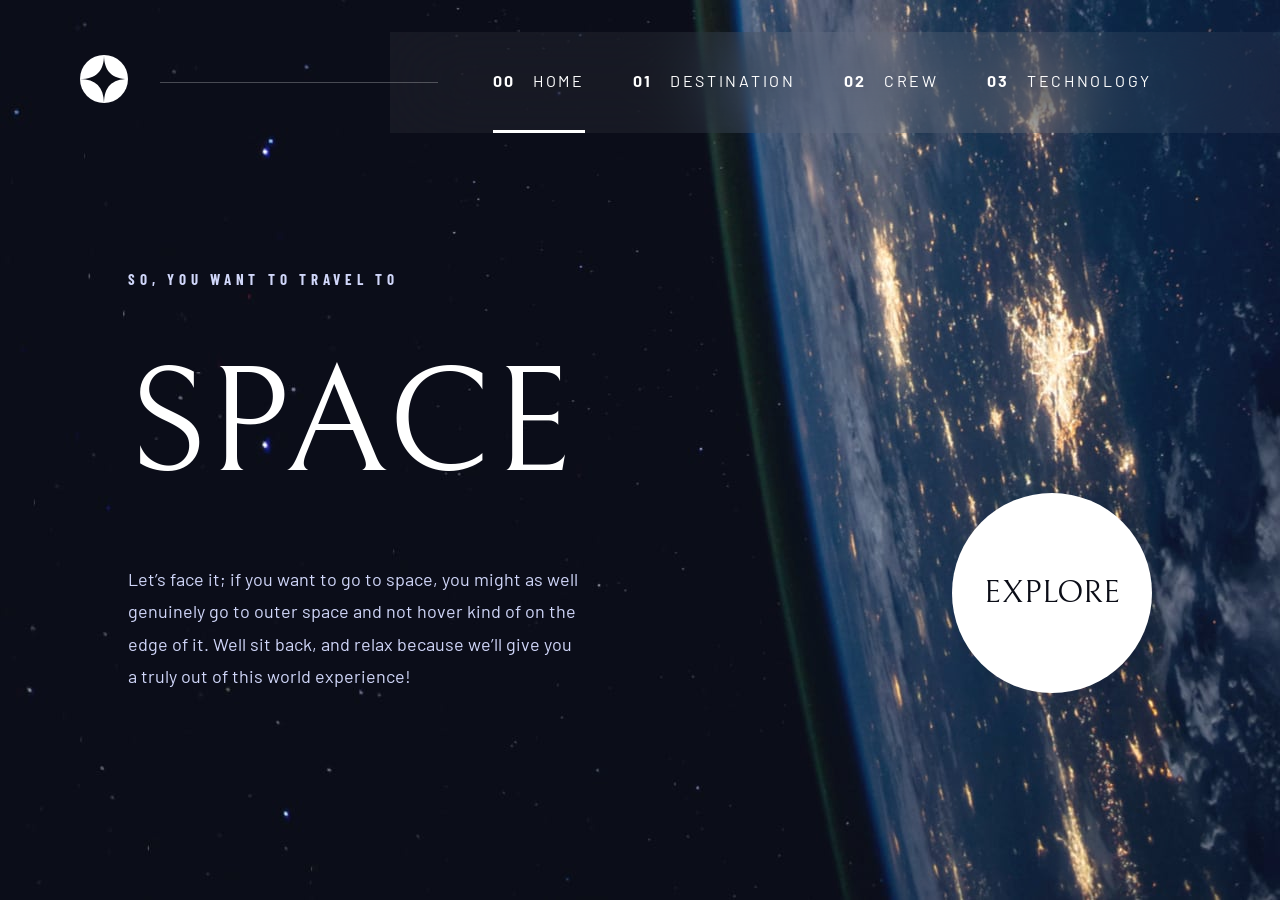
<file: index.html>
<!DOCTYPE html>
<html lang="en">
<head>
  <meta charset="UTF-8">
  <meta name="viewport" content="width=device-width, initial-scale=1.0">
  <link rel="stylesheet" href="css/styles.css">
  <title>ORBITUM | Home</title>
</head>
<body class="home">

  <header class="main-header">
    <div class="logo"><img src="./assets/shared/logo.svg" alt="logo"></div>
    <div class="nav-line"></div>
    <nav>
      <button class="hamburger" aria-label="Open navigation">
        <img src="./assets/shared/icon-hamburger.svg" alt="menu">
      </button>
      <ul class="nav-links">
        <button class="nav-close" aria-label="Close navigation">
          <img src="./assets/shared/icon-close.svg" alt="close">
        </button>
        <li class="active"><a href="index.html"><span>00</span> Home</a></li>
        <li><a href="destination-moon.html"><span>01</span> Destination</a></li>
        <li><a href="crew-commander.html"><span>02</span> Crew</a></li>
        <li><a href="technology-vehicle.html"><span>03</span> Technology</a></li>
      </ul>
    </nav>
  </header>

  <main class="hero-section">
    <div class="hero-content">
      <h5 class="sub-heading">So, you want to travel to</h5>
      <h1 class="main-title">Space</h1>
      <p class="description">
        Let’s face it; if you want to go to space, you might as well genuinely go to outer space and not hover kind of on the edge of it. Well sit back, and relax because we’ll give you a truly out of this world experience!
      </p>
    </div>

    <div class="hero-button-container">
      <a href="destination-moon.html" class="large-button">Explore</a>
    </div>
  </main>
  <script src="app.js"></script>
</body>
</html>
</file>
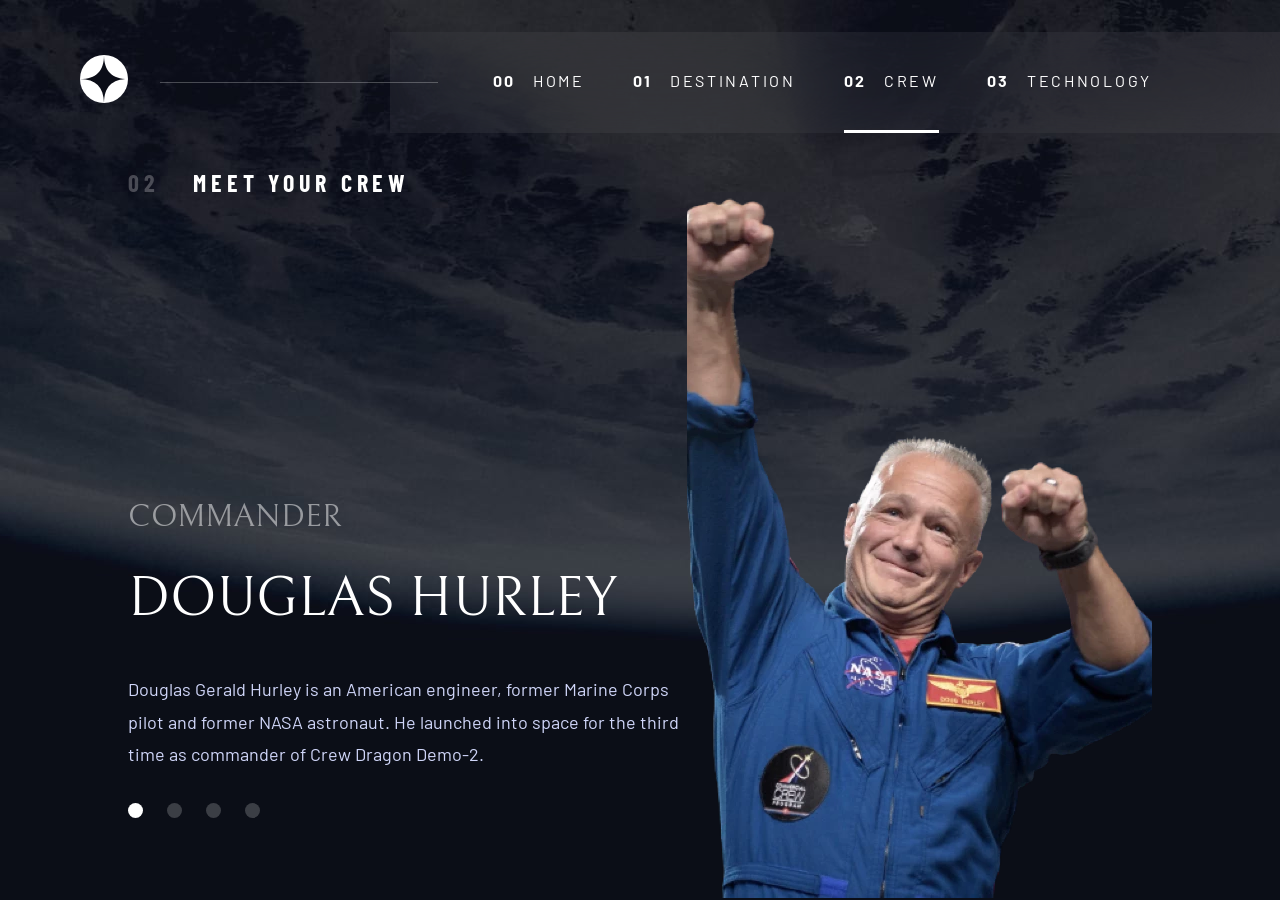
<file: crew-commander.html>
<!DOCTYPE html>
<html lang="en">
<head>
  <meta charset="UTF-8">
  <meta name="viewport" content="width=device-width, initial-scale=1.0">
  <link rel="icon" type="image/png" sizes="32x32" href="./assets/favicon-32x32.png">
  <link rel="stylesheet" href="css/styles.css">
  <title>ORBITRUM | Crew - Commander</title>
</head>
<body class="crew">

  <header class="main-header">
    <div class="logo"><img src="./assets/shared/logo.svg" alt="logo"></div>
    <div class="nav-line"></div>
    <nav>
      <button class="hamburger" aria-label="Open navigation">
        <img src="./assets/shared/icon-hamburger.svg" alt="menu">
      </button>
      <ul class="nav-links">
        <button class="nav-close" aria-label="Close navigation">
          <img src="./assets/shared/icon-close.svg" alt="close">
        </button>
        <li><a href="index.html"><span>00</span> Home</a></li>
        <li><a href="destination-moon.html"><span>01</span> Destination</a></li>
        <li class="active"><a href="crew-commander.html"><span>02</span> Crew</a></li>
        <li><a href="technology-vehicle.html"><span>03</span> Technology</a></li>
      </ul>
    </nav>
  </header>

  <main class="crew-grid">
    <h5 class="numbered-title"><span>02</span> Meet your crew</h5>

    <div class="crew-info">
      <h4 class="crew-role">Commander</h4>
      <h2 class="crew-name">Douglas Hurley</h2>
      <p class="description">
        Douglas Gerald Hurley is an American engineer, former Marine Corps pilot and former NASA astronaut. He launched into space for the third time as commander of Crew Dragon Demo-2.
      </p>
    </div>

    <div class="dot-indicators">
        <a href="crew-commander.html" class="active"></a>
        <a href="crew-specialist.html"></a>
        <a href="crew-pilot.html"></a>
        <a href="crew-engineer.html"></a>
    </div>

    <div class="crew-image">
      <img src="./assets/crew/image-douglas-hurley.webp" alt="Douglas Hurley">
    </div>
  </main>
  <script src="app.js"></script>
</body>
</html>
</file>
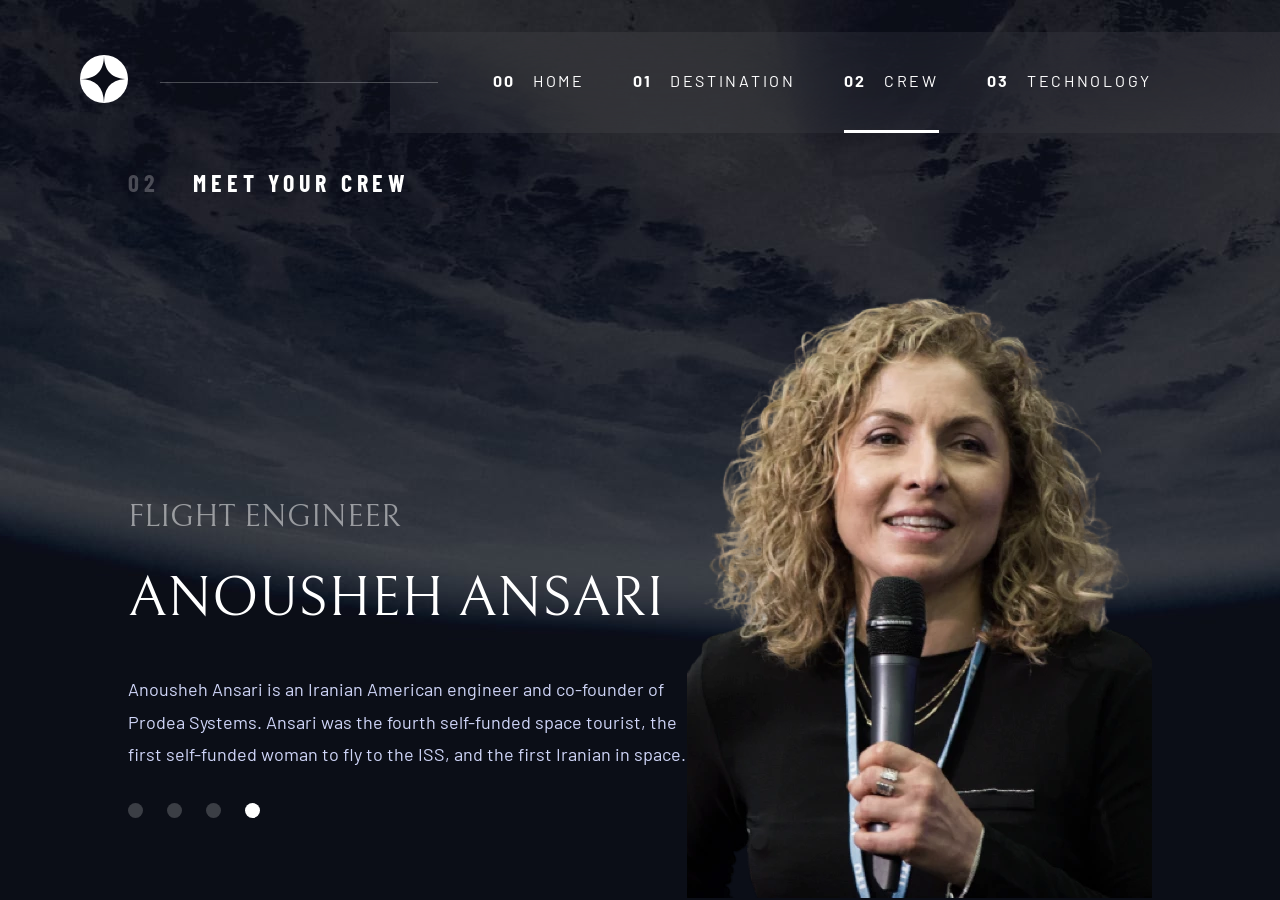
<file: crew-engineer.html>
<!DOCTYPE html>
<html lang="en">
<head>
  <meta charset="UTF-8">
  <meta name="viewport" content="width=device-width, initial-scale=1.0">
  <link rel="icon" type="image/png" sizes="32x32" href="./assets/favicon-32x32.png">
  <link rel="stylesheet" href="css/styles.css">
  <title>ORBITRUM | Crew - Flight Engineer</title>
</head>
<body class="crew">

  <header class="main-header">
    <div class="logo"><img src="./assets/shared/logo.svg" alt="logo"></div>
    <div class="nav-line"></div>
    <nav>
      <button class="hamburger" aria-label="Open navigation">
        <img src="./assets/shared/icon-hamburger.svg" alt="menu">
      </button>
      <ul class="nav-links">
        <button class="nav-close" aria-label="Close navigation">
          <img src="./assets/shared/icon-close.svg" alt="close">
        </button>
        <li><a href="index.html"><span>00</span> Home</a></li>
        <li><a href="destination-moon.html"><span>01</span> Destination</a></li>
        <li class="active"><a href="crew-commander.html"><span>02</span> Crew</a></li>
        <li><a href="technology-vehicle.html"><span>03</span> Technology</a></li>
      </ul>
    </nav>
  </header>

  <main class="crew-grid">
    <h5 class="numbered-title"><span>02</span> Meet your crew</h5>

    <div class="crew-info">
      <h4 class="crew-role">Flight Engineer</h4>
      <h2 class="crew-name">Anousheh Ansari</h2>
      <p class="description">
        Anousheh Ansari is an Iranian American engineer and co-founder of Prodea Systems. Ansari was the fourth self-funded space tourist, the first self-funded woman to fly to the ISS, and the first Iranian in space.
      </p>
    </div>

    <div class="dot-indicators">
      <a href="crew-commander.html"></a>
      <a href="crew-specialist.html"></a>
      <a href="crew-pilot.html"></a>
      <a href="crew-engineer.html" class="active"></a>
    </div>

    <div class="crew-image">
      <img src="./assets/crew/image-anousheh-ansari.webp" alt="Anousheh Ansari">
    </div>
  </main>

  <script src="app.js"></script>
</body>
</html>
</file>
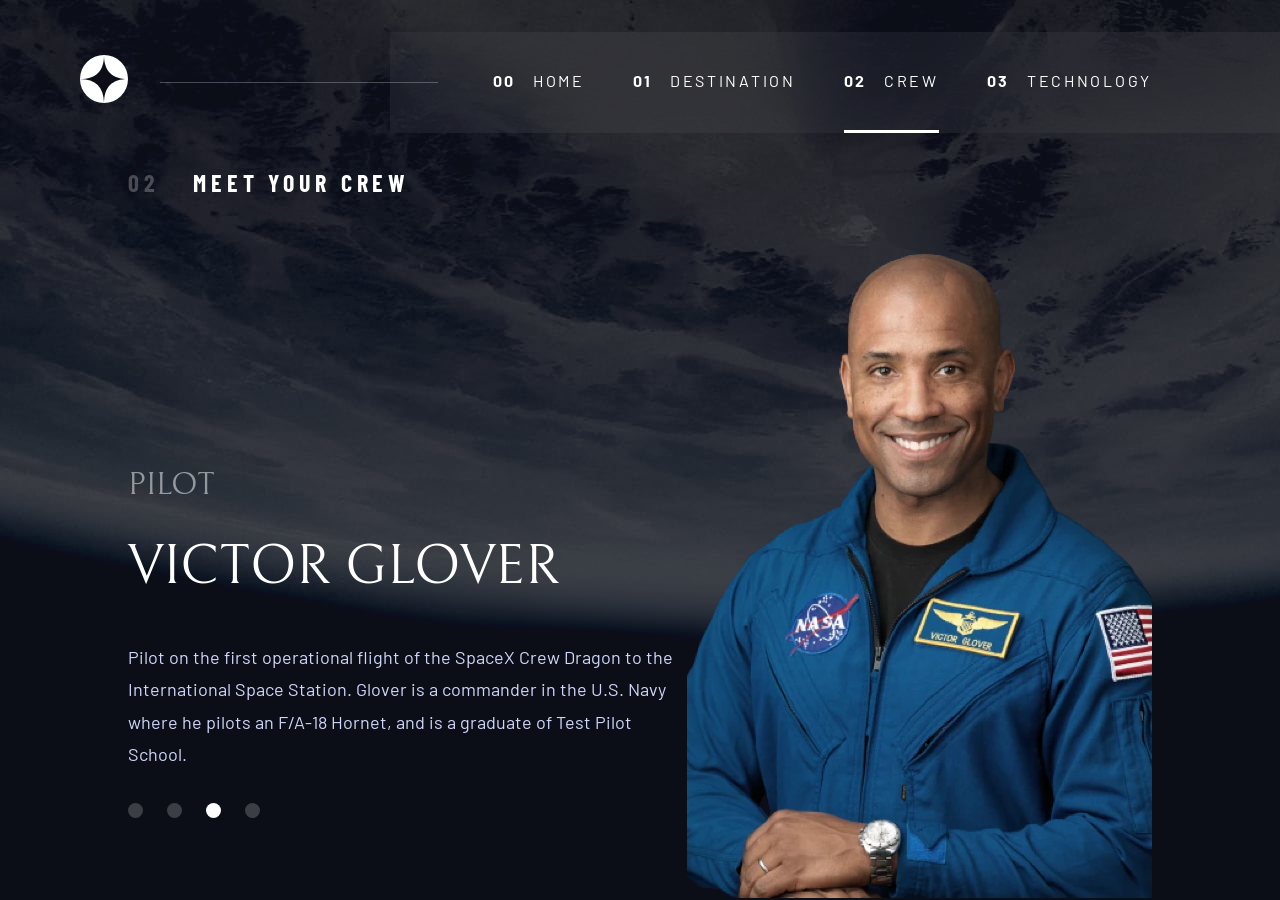
<file: crew-pilot.html>
<!DOCTYPE html>
<html lang="en">
<head>
  <meta charset="UTF-8">
  <meta name="viewport" content="width=device-width, initial-scale=1.0">
  <link rel="icon" type="image/png" sizes="32x32" href="./assets/favicon-32x32.png">
  <link rel="stylesheet" href="css/styles.css">
  <title>ORBITRUM | Crew - Pilot</title>
</head>
<body class="crew">

  <header class="main-header">
    <div class="logo"><img src="./assets/shared/logo.svg" alt="logo"></div>
    <div class="nav-line"></div>
    <nav>
      <button class="hamburger" aria-label="Open navigation">
        <img src="./assets/shared/icon-hamburger.svg" alt="menu">
      </button>
      <ul class="nav-links">
        <button class="nav-close" aria-label="Close navigation">
          <img src="./assets/shared/icon-close.svg" alt="close">
        </button>
        <li><a href="index.html"><span>00</span> Home</a></li>
        <li><a href="destination-moon.html"><span>01</span> Destination</a></li>
        <li class="active"><a href="crew-commander.html"><span>02</span> Crew</a></li>
        <li><a href="technology-vehicle.html"><span>03</span> Technology</a></li>
      </ul>
    </nav>
  </header>

  <main class="crew-grid">
    <h5 class="numbered-title"><span>02</span> Meet your crew</h5>

    <div class="crew-info">
      <h4 class="crew-role">Pilot</h4>
      <h2 class="crew-name">Victor Glover</h2>
      <p class="description">
        Pilot on the first operational flight of the SpaceX Crew Dragon to the International Space Station. Glover is a commander in the U.S. Navy where he pilots an F/A-18 Hornet, and is a graduate of Test Pilot School.
      </p>
    </div>

    <div class="dot-indicators">
        <a href="crew-commander.html"></a>
        <a href="crew-specialist.html"></a>
        <a href="crew-pilot.html" class="active"></a>
        <a href="crew-engineer.html"></a>
    </div>

    <div class="crew-image">
      <img src="./assets/crew/image-victor-glover.webp" alt="Victor Glover">
    </div>
  </main>

  <script src="app.js"></script>
</body>
</html>
</file>
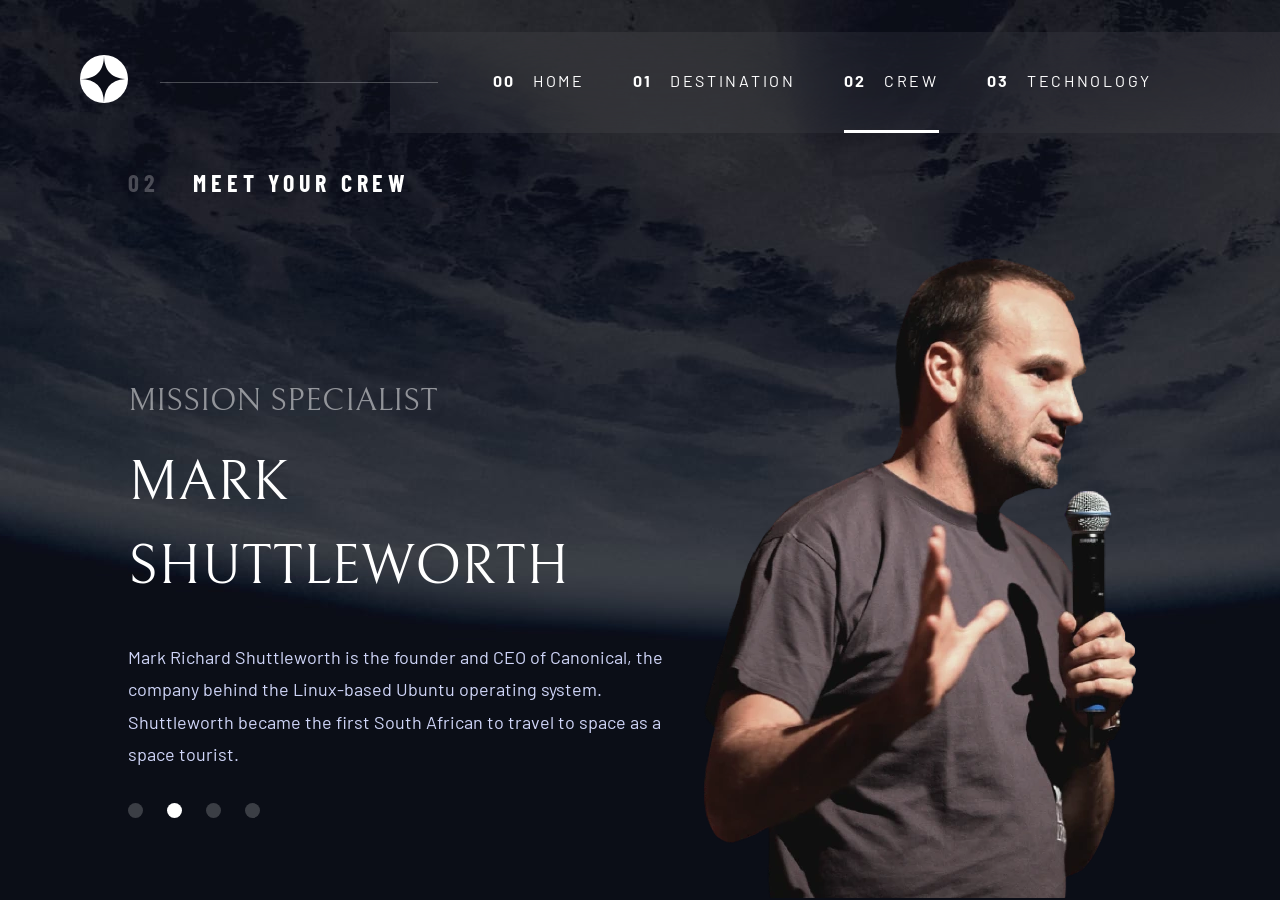
<file: crew-specialist.html>
<!DOCTYPE html>
<html lang="en">
<head>
  <meta charset="UTF-8">
  <meta name="viewport" content="width=device-width, initial-scale=1.0">
  <link rel="icon" type="image/png" sizes="32x32" href="./assets/favicon-32x32.png">
  <link rel="stylesheet" href="css/styles.css">
  <title>ORBITRUM | Crew - Specialist</title>
</head>
<body class="crew">

  <header class="main-header">
    <div class="logo"><img src="./assets/shared/logo.svg" alt="logo"></div>
    <div class="nav-line"></div>
    <nav>
      <button class="hamburger" aria-label="Open navigation">
        <img src="./assets/shared/icon-hamburger.svg" alt="menu">
      </button>
      <ul class="nav-links">
        <button class="nav-close" aria-label="Close navigation">
          <img src="./assets/shared/icon-close.svg" alt="close">
        </button>
        <li><a href="index.html"><span>00</span> Home</a></li>
        <li><a href="destination-moon.html"><span>01</span> Destination</a></li>
        <li class="active"><a href="crew-commander.html"><span>02</span> Crew</a></li>
        <li><a href="technology-vehicle.html"><span>03</span> Technology</a></li>
      </ul>
    </nav>
  </header>

  <main class="crew-grid">
    <h5 class="numbered-title"><span>02</span> Meet your crew</h5>

    <div class="crew-info">
      <h4 class="crew-role">Mission Specialist</h4>
      <h2 class="crew-name">Mark Shuttleworth</h2>
      <p class="description">
        Mark Richard Shuttleworth is the founder and CEO of Canonical, the company behind the Linux-based Ubuntu operating system. Shuttleworth became the first South African to travel to space as a space tourist.
      </p>
    </div>

    <div class="dot-indicators">
        <a href="crew-commander.html"></a>
        <a href="crew-specialist.html" class="active"></a>
        <a href="crew-pilot.html"></a>
        <a href="crew-engineer.html"></a>
    </div>

    <div class="crew-image">
      <img src="./assets/crew/image-mark-shuttleworth.webp" alt="Mark Shuttleworth">
    </div>
  </main>

  <script src="app.js"></script>
</body>
</html>
</file>
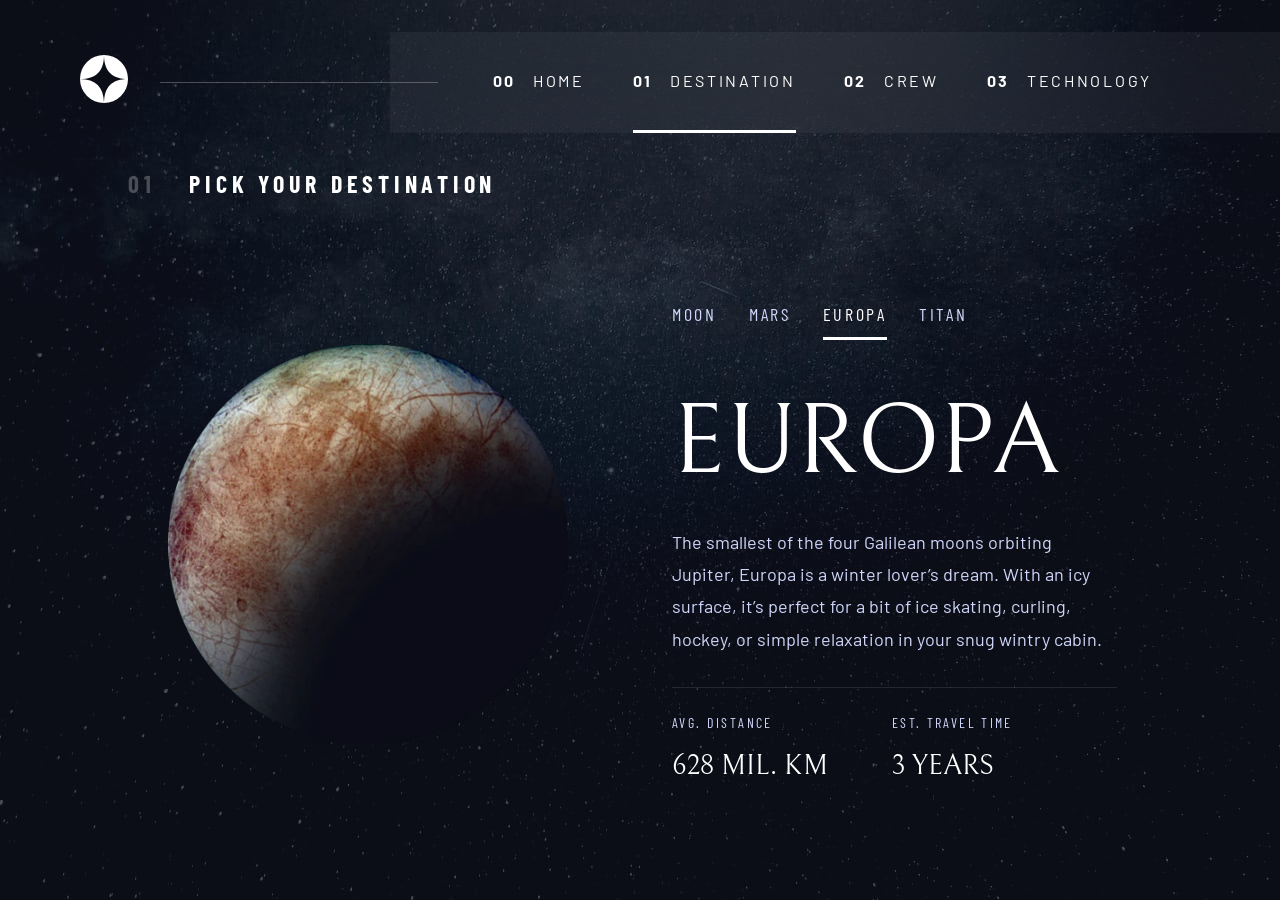
<file: destination-europa.html>
<!DOCTYPE html>
<html lang="en">
<head>
  <meta charset="UTF-8">
  <meta name="viewport" content="width=device-width, initial-scale=1.0">
  <link rel="icon" type="image/png" sizes="32x32" href="./assets/favicon-32x32.png">
  <link rel="stylesheet" href="css/styles.css">
  <title>ORBITUM | Destination Europa</title>
</head>
<body class="destination">

  <header class="main-header">
    <div class="logo"><img src="./assets/shared/logo.svg" alt="logo"></div>
    <div class="nav-line"></div>
    <nav>
      <button class="hamburger" aria-label="Open navigation">
        <img src="./assets/shared/icon-hamburger.svg" alt="menu">
      </button>
      <ul class="nav-links">
        <button class="nav-close" aria-label="Close navigation">
          <img src="./assets/shared/icon-close.svg" alt="close">
        </button>
        <li><a href="index.html"><span>00</span> Home</a></li>
        <li class="active"><a href="destination-moon.html"><span>01</span> Destination</a></li>
        <li><a href="crew-commander.html"><span>02</span> Crew</a></li>
        <li><a href="technology-vehicle.html"><span>03</span> Technology</a></li>
      </ul>
    </nav>
  </header>

  <main class="destination-grid">
    <h5 class="numbered-title"><span>01</span> Pick your destination</h5>

    <div class="destination-image">
      <img src="./assets/destination/image-europa.webp" alt="Europa">
    </div>

    <div class="destination-info">
      <ul class="tab-list">
        <li><a href="destination-moon.html">Moon</a></li>
        <li><a href="destination-mars.html">Mars</a></li>
        <li class="active"><a href="destination-europa.html">Europa</a></li>
        <li><a href="destination-titan.html">Titan</a></li>
      </ul>

      <h2 class="destination-name">Europa</h2>
      <p class="description">
        The smallest of the four Galilean moons orbiting Jupiter, Europa is a winter lover’s dream. With an icy surface, it’s perfect for a bit of ice skating, curling, hockey, or simple relaxation in your snug wintry cabin.
      </p>
      
      <div class="destination-meta">
        <div class="stat-group">
          <h4 class="stat-label">Avg. Distance</h4>
          <p class="stat-value">628 mil. km</p>
        </div>
        <div class="stat-group">
          <h4 class="stat-label">Est. Travel Time</h4>
          <p class="stat-value">3 years</p>
        </div>
      </div>
    </div>
  </main>

  <script src="app.js"></script>
</body>
</html>
</file>
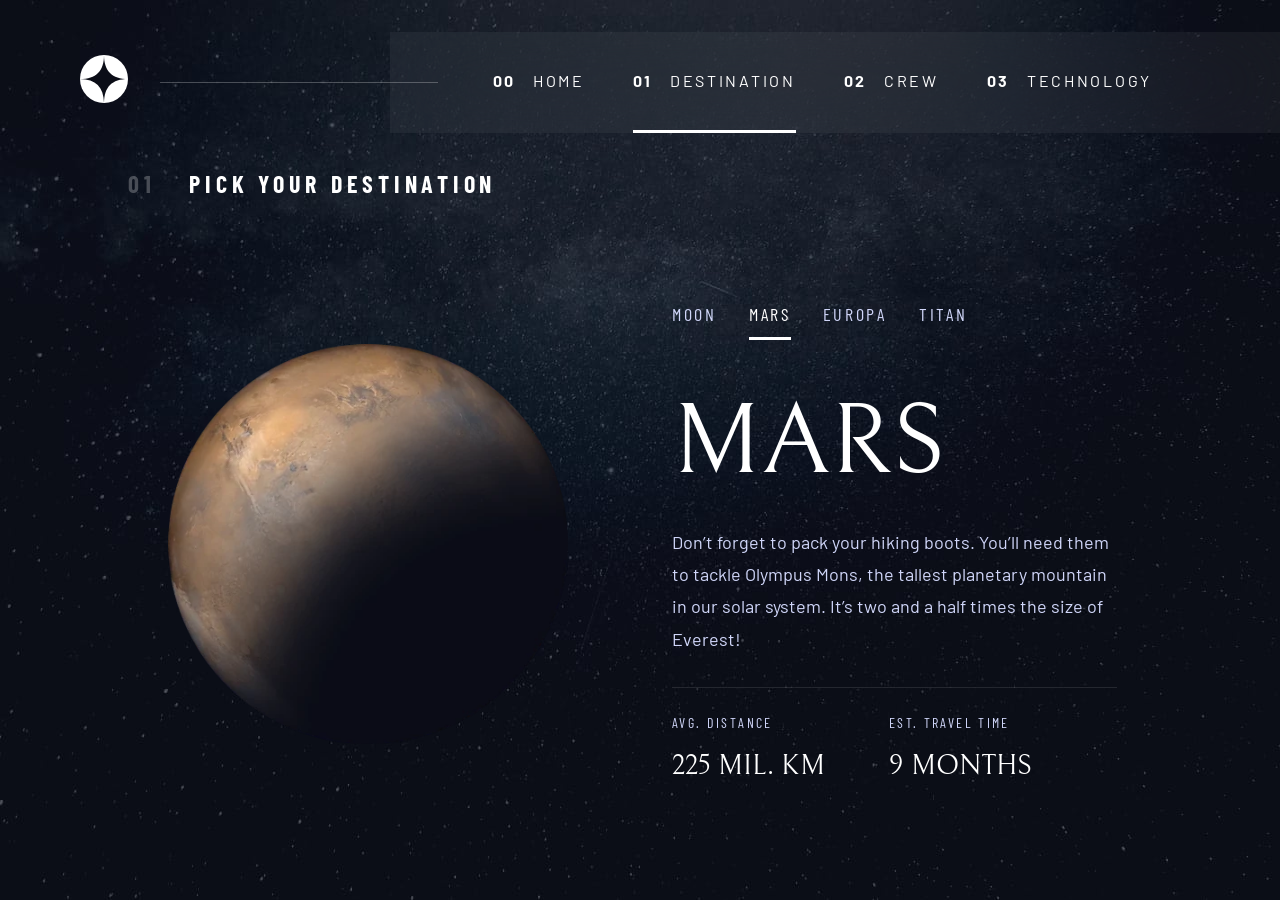
<file: destination-mars.html>
<!DOCTYPE html>
<html lang="en">
<head>
  <meta charset="UTF-8">
  <meta name="viewport" content="width=device-width, initial-scale=1.0">
  <link rel="icon" type="image/png" sizes="32x32" href="./assets/favicon-32x32.png">
  <link rel="stylesheet" href="css/styles.css">
  <title>ORBITUM | Destination - Mars</title>
</head>
<body class="destination">

  <header class="main-header">
    <div class="logo"><img src="./assets/shared/logo.svg" alt="logo"></div>
    <div class="nav-line"></div>
    <nav>
      <button class="hamburger" aria-label="Open navigation">
        <img src="./assets/shared/icon-hamburger.svg" alt="menu">
      </button>
      <ul class="nav-links">
        <button class="nav-close" aria-label="Close navigation">
          <img src="./assets/shared/icon-close.svg" alt="close">
        </button>
        <li><a href="index.html"><span>00</span> Home</a></li>
        <li class="active"><a href="destination-moon.html"><span>01</span> Destination</a></li>
        <li><a href="crew-commander.html"><span>02</span> Crew</a></li>
        <li><a href="technology-vehicle.html"><span>03</span> Technology</a></li>
      </ul>
    </nav>
  </header>

  <main class="destination-grid">
    <h5 class="numbered-title"><span>01</span> Pick your destination</h5>

    <div class="destination-image">
      <img src="./assets/destination/image-mars.webp" alt="Mars">
    </div>

    <div class="destination-info">
      <ul class="tab-list">
        <li><a href="destination-moon.html">Moon</a></li>
        <li class="active"><a href="destination-mars.html">Mars</a></li>
        <li><a href="destination-europa.html">Europa</a></li>
        <li><a href="destination-titan.html">Titan</a></li>
      </ul>

      <h2 class="destination-name">Mars</h2>
      
      <p class="description">
        Don’t forget to pack your hiking boots. You’ll need them to tackle Olympus Mons, the tallest planetary mountain in our solar system. It’s two and a half times the size of Everest!
      </p>
      
      <div class="destination-meta">
        <div class="stat-group">
          <h4 class="stat-label">Avg. Distance</h4>
          <p class="stat-value">225 mil. km</p>
        </div>
        <div class="stat-group">
          <h4 class="stat-label">Est. Travel Time</h4>
          <p class="stat-value">9 months</p>
        </div>
      </div>
    </div>
  </main>

  <script src="app.js"></script>
</body>
</html>
</file>
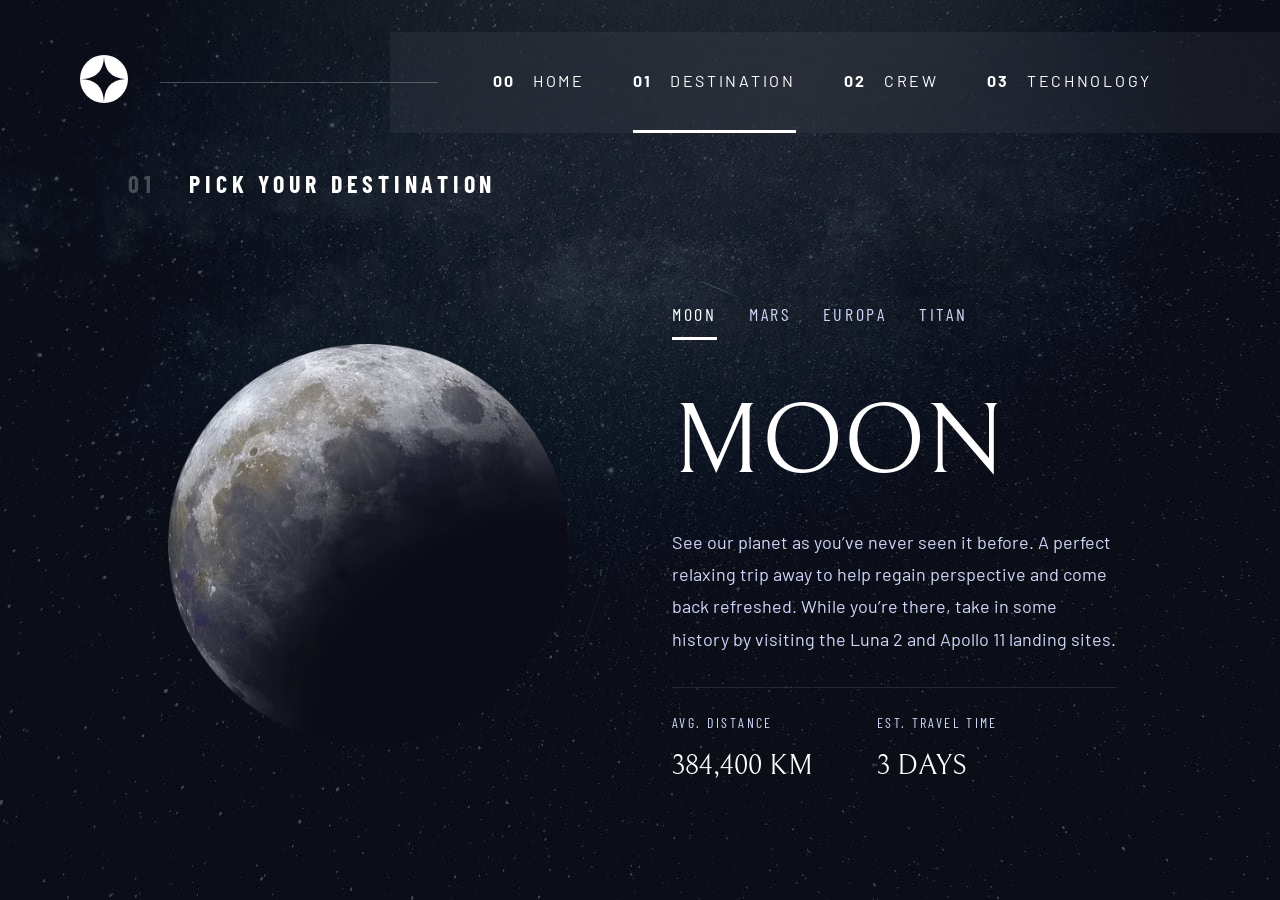
<file: destination-moon.html>
<!DOCTYPE html>
<html lang="en">
<head>
  <meta charset="UTF-8">
  <meta name="viewport" content="width=device-width, initial-scale=1.0">
  <link rel="icon" type="image/png" sizes="32x32" href="./assets/favicon-32x32.png">
  <link rel="stylesheet" href="css/styles.css">
  <title>ORBITUM | Destination - Moon</title>
</head>

<body class="destination">

  <header class="main-header">
    <div class="logo"><img src="./assets/shared/logo.svg" alt="logo"></div>
    <div class="nav-line"></div>
    <nav>
      <button class="hamburger" aria-label="Open navigation">
        <img src="./assets/shared/icon-hamburger.svg" alt="menu">
      </button>
      <ul class="nav-links">
        <button class="nav-close" aria-label="Close navigation">
          <img src="./assets/shared/icon-close.svg" alt="close">
        </button>
        <li><a href="index.html"><span>00</span> Home</a></li>
        <li class="active"><a href="destination-moon.html"><span>01</span> Destination</a></li>
        <li><a href="crew-commander.html"><span>02</span> Crew</a></li>
        <li><a href="technology-vehicle.html"><span>03</span> Technology</a></li>
      </ul>
    </nav>
  </header>

  <main class="destination-grid">
    <h5 class="numbered-title"><span>01</span> Pick your destination</h5>

    <div class="destination-image">
      <img src="./assets/destination/image-moon.webp" alt="the moon">
    </div>

    <div class="destination-info">
      <ul class="tab-list">
        <li class="active"><a href="destination-moon.html">Moon</a></li>
        <li><a href="destination-mars.html">Mars</a></li>
        <li><a href="destination-europa.html">Europa</a></li>
        <li><a href="destination-titan.html">Titan</a></li>
      </ul>

      <h2 class="destination-name">Moon</h2>
      
      <p class="description">
        See our planet as you’ve never seen it before. A perfect relaxing trip away to help regain perspective and come back refreshed. While you’re there, take in some history by visiting the Luna 2 and Apollo 11 landing sites.
      </p>
      
      <div class="destination-meta">
        <div class="stat-group">
          <h4 class="stat-label">Avg. Distance</h4>
          <p class="stat-value">384,400 km</p>
        </div>
        <div class="stat-group">
          <h4 class="stat-label">Est. Travel Time</h4>
          <p class="stat-value">3 days</p>
        </div>
      </div>
    </div>
  </main>
  <script src="app.js"></script>

</body>
</file>
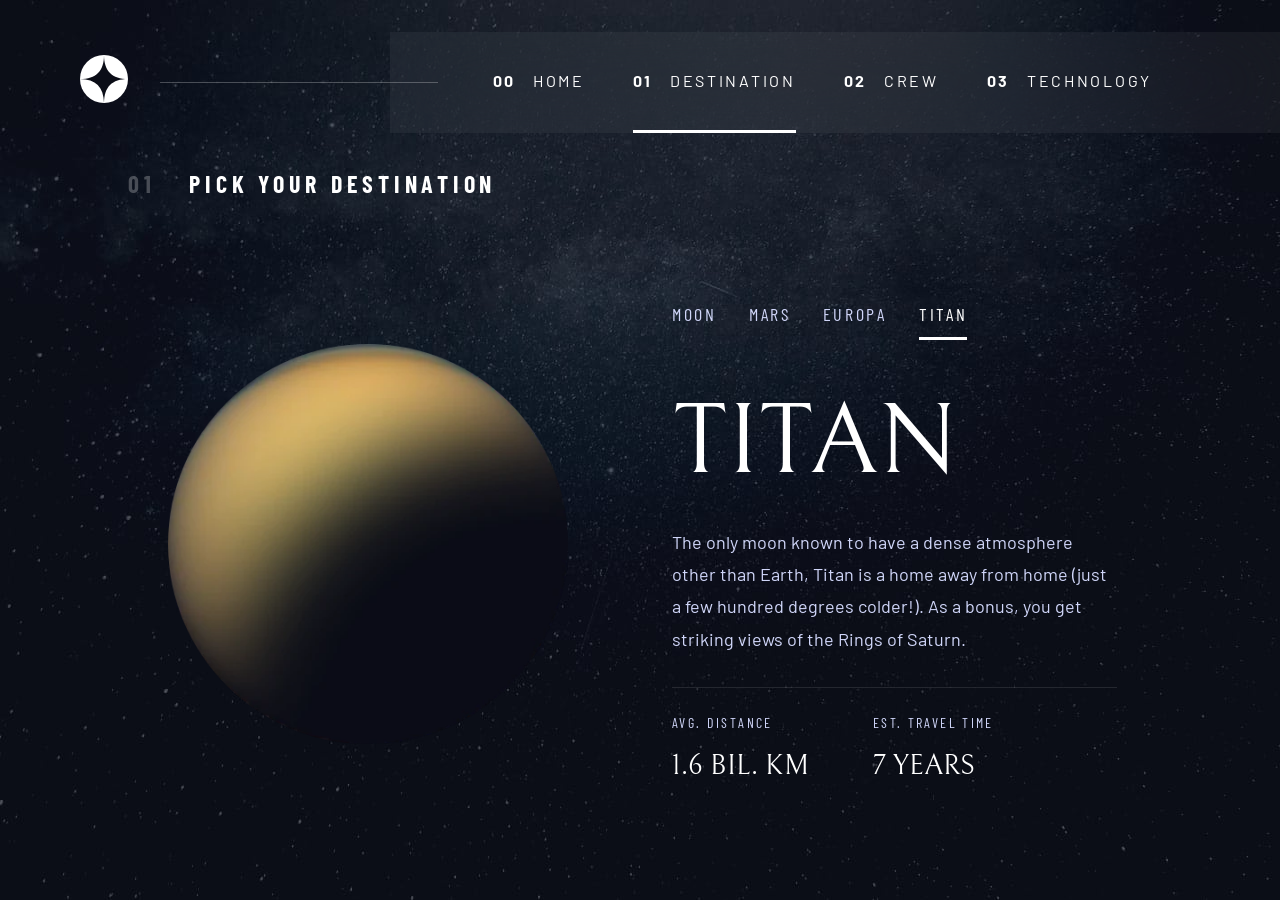
<file: destination-titan.html>
<!DOCTYPE html>
<html lang="en">
<head>
  <meta charset="UTF-8">
  <meta name="viewport" content="width=device-width, initial-scale=1.0">
  <link rel="icon" type="image/png" sizes="32x32" href="./assets/favicon-32x32.png">
  <link rel="stylesheet" href="css/styles.css">
  <title>ORBITUM | Destination - Titan</title>
</head>
<body class="destination">

  <header class="main-header">
    <div class="logo"><img src="./assets/shared/logo.svg" alt="logo"></div>
    <div class="nav-line"></div>
    <nav>
      <button class="hamburger" aria-label="Open navigation">
        <img src="./assets/shared/icon-hamburger.svg" alt="menu">
      </button>
      <ul class="nav-links">
        <button class="nav-close" aria-label="Close navigation">
          <img src="./assets/shared/icon-close.svg" alt="close">
        </button>
        <li><a href="index.html"><span>00</span> Home</a></li>
        <li class="active"><a href="destination-moon.html"><span>01</span> Destination</a></li>
        <li><a href="crew-commander.html"><span>02</span> Crew</a></li>
        <li><a href="technology-vehicle.html"><span>03</span> Technology</a></li>
      </ul>
    </nav>
  </header>

  <main class="destination-grid">
    <h5 class="numbered-title"><span>01</span> Pick your destination</h5>

    <div class="destination-image">
      <img src="./assets/destination/image-titan.webp" alt="Titan">
    </div>

    <div class="destination-info">
      <ul class="tab-list">
        <li><a href="destination-moon.html">Moon</a></li>
        <li><a href="destination-mars.html">Mars</a></li>
        <li><a href="destination-europa.html">Europa</a></li>
        <li class="active"><a href="destination-titan.html">Titan</a></li>
      </ul>

      <h2 class="destination-name">Titan</h2>
      <p class="description">
        The only moon known to have a dense atmosphere other than Earth, Titan is a home away from home (just a few hundred degrees colder!). As a bonus, you get striking views of the Rings of Saturn.
      </p>
      
      <div class="destination-meta">
        <div class="stat-group">
          <h4 class="stat-label">Avg. Distance</h4>
          <p class="stat-value">1.6 bil. km</p>
        </div>
        <div class="stat-group">
          <h4 class="stat-label">Est. Travel Time</h4>
          <p class="stat-value">7 years</p>
        </div>
      </div>
    </div>
  </main>
  <script src="app.js"></script>
</body>
</html>
</file>
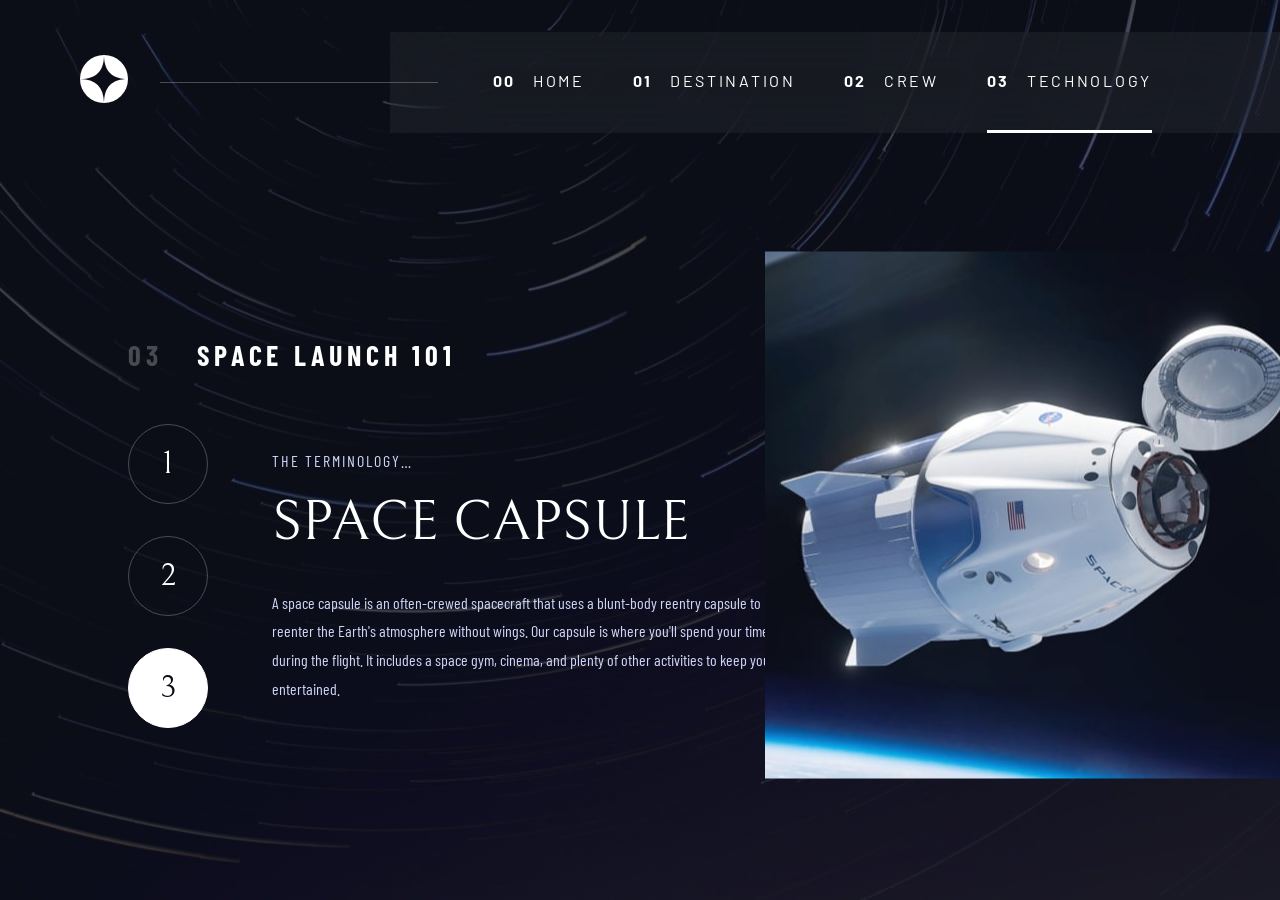
<file: technology-capsule.html>
<!DOCTYPE html>
<html lang="en">
<head>
  <meta charset="UTF-8">
  <meta name="viewport" content="width=device-width, initial-scale=1.0">
  <link rel="icon" type="image/png" sizes="32x32" href="./assets/favicon-32x32.png">
  <link rel="stylesheet" href="css/styles.css">
  <title>ORBITUM | technology - Capsule</title>
</head>
<body class="technology">

  <header class="main-header">
    <div class="logo"><img src="./assets/shared/logo.svg" alt="logo"></div>
    <div class="nav-line"></div>
    <nav>
      <button class="hamburger" aria-label="Open navigation">
        <img src="./assets/shared/icon-hamburger.svg" alt="menu">
      </button>
      <ul class="nav-links">
        <button class="nav-close" aria-label="Close navigation">
          <img src="./assets/shared/icon-close.svg" alt="close">
        </button>
        <li><a href="index.html"><span>00</span> Home</a></li>
        <li><a href="destination-moon.html"><span>01</span> Destination</a></li>
        <li><a href="crew-commander.html"><span>02</span> Crew</a></li>
        <li class="active"><a href="technology-vehicle.html"><span>03</span> Technology</a></li>
      </ul>
    </nav>
  </header>

  <main class="tech-grid">
    <h5 class="numbered-title"><span>03</span> Space Launch 101</h5>

    <div class="tech-content-wrapper">
      <nav class="tech-tabs">
        <a href="technology-vehicle.html">1</a>
        <a href="technology-spaceport.html">2</a>
        <a href="technology-capsule.html" class="active">3</a>
      </nav>

      <div class="tech-info">
        <h4 class="tech-terminology">THE TERMINOLOGY…</h4>
        <h2 class="tech-name">SPACE CAPSULE</h2>
        <p class="description">
          A space capsule is an often-crewed spacecraft that uses a blunt-body reentry capsule to reenter the Earth's atmosphere without wings. Our capsule is where you'll spend your time during the flight. It includes a space gym, cinema, and plenty of other activities to keep you entertained.
        </p>
      </div>
    </div>

    <div class="tech-image">
      <img src="./assets/technology/image-space-capsule-portrait.jpg" alt="Space Capsule">
    </div>
  </main>

  <script src="app.js"></script>
</body>
</html>
</file>
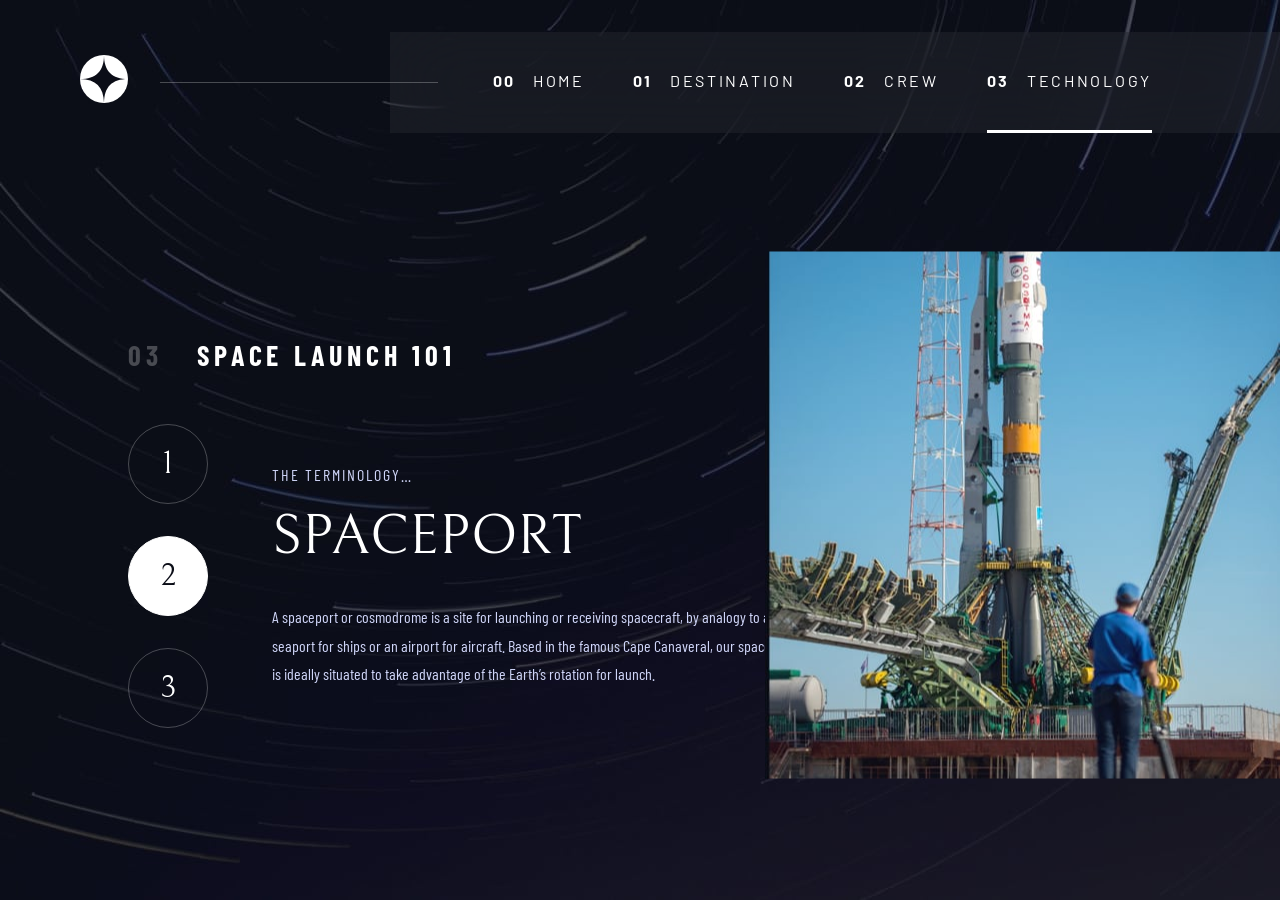
<file: technology-spaceport.html>
<!DOCTYPE html>
<html lang="en">
<head>
  <meta charset="UTF-8">
  <meta name="viewport" content="width=device-width, initial-scale=1.0">
  <link rel="icon" type="image/png" sizes="32x32" href="./assets/favicon-32x32.png">
  <link rel="stylesheet" href="css/styles.css">
  <title>ORBITUM | technology - Spaceport</title>
</head>
<body class="technology">

  <header class="main-header">
    <div class="logo"><img src="./assets/shared/logo.svg" alt="logo"></div>
    <div class="nav-line"></div>
    <nav>
      <button class="hamburger" aria-label="Open navigation">
        <img src="./assets/shared/icon-hamburger.svg" alt="menu">
      </button>
      <ul class="nav-links">
        <button class="nav-close" aria-label="Close navigation">
          <img src="./assets/shared/icon-close.svg" alt="close">
        </button>
        <li><a href="index.html"><span>00</span> Home</a></li>
        <li><a href="destination-moon.html"><span>01</span> Destination</a></li>
        <li><a href="crew-commander.html"><span>02</span> Crew</a></li>
        <li class="active"><a href="technology-vehicle.html"><span>03</span> Technology</a></li>
      </ul>
    </nav>
  </header>

  <main class="tech-grid">
    <h5 class="numbered-title"><span>03</span> Space Launch 101</h5>

    <div class="tech-content-wrapper">
      <nav class="tech-tabs">
        <a href="technology-vehicle.html">1</a>
        <a href="technology-spaceport.html" class="active">2</a>
        <a href="technology-capsule.html">3</a>
      </nav>

      <div class="tech-info">
        <h4 class="tech-terminology">THE TERMINOLOGY…</h4>
        <h2 class="tech-name">SPACEPORT</h2>
        <p class="description">
          A spaceport or cosmodrome is a site for launching or receiving spacecraft, by analogy to a seaport for ships or an airport for aircraft. Based in the famous Cape Canaveral, our spaceport is ideally situated to take advantage of the Earth’s rotation for launch.
        </p>
      </div>
    </div>

    <div class="tech-image">
      <img src="./assets/technology/image-spaceport-portrait.jpg" alt="Spaceport">
    </div>
  </main>

  <script src="app.js"></script>

</body>
</html>
</file>
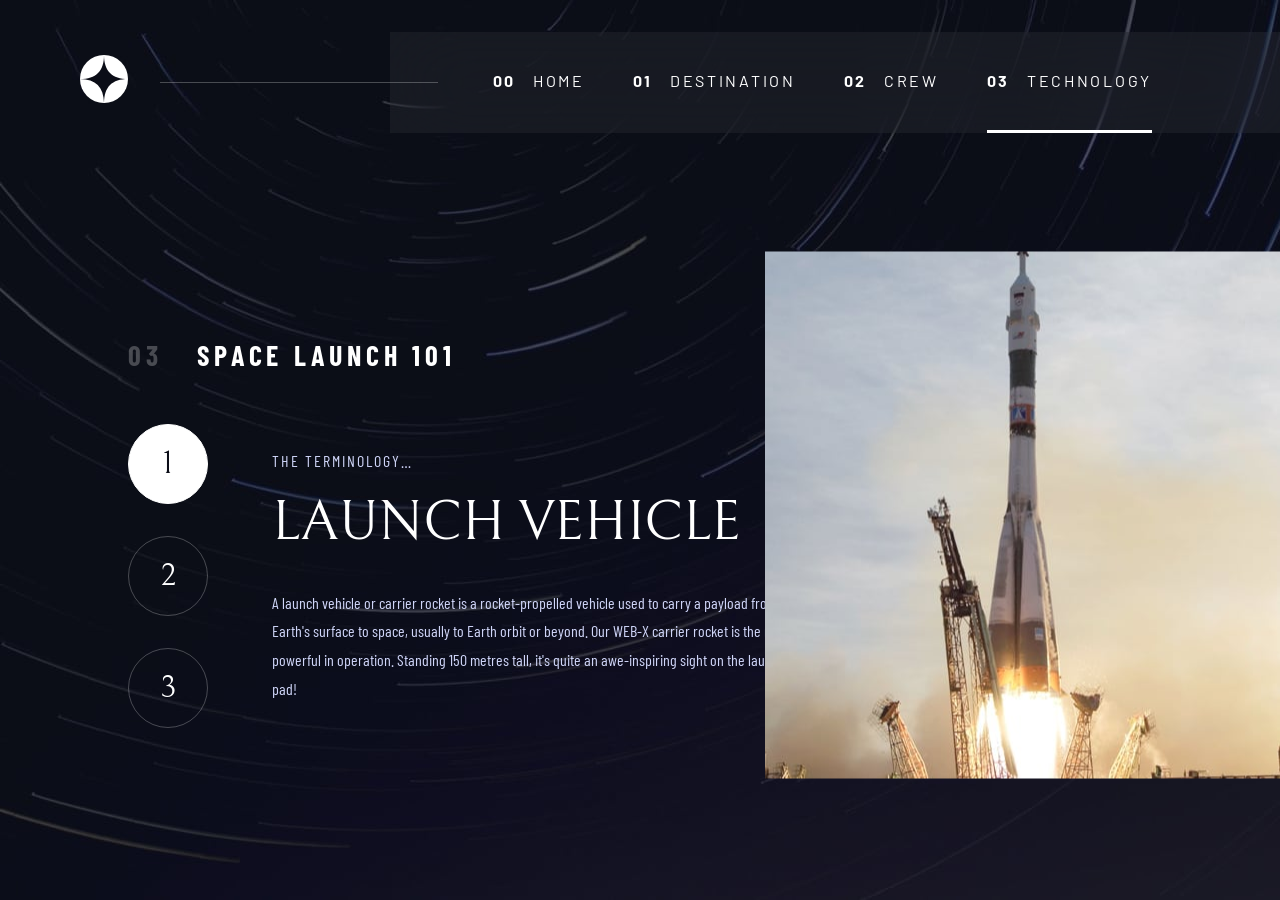
<file: technology-vehicle.html>
<!DOCTYPE html>
<html lang="en">
<head>
  <meta charset="UTF-8">
  <meta name="viewport" content="width=device-width, initial-scale=1.0">
  <link rel="icon" type="image/png" sizes="32x32" href="./assets/favicon-32x32.png">
  <link rel="stylesheet" href="css/styles.css">
  <title>ORBITUM | technology - Vehicle</title>
</head>
<body class="technology">

  <header class="main-header">
    <div class="logo"><img src="./assets/shared/logo.svg" alt="logo"></div>
    <div class="nav-line"></div>
    <nav>
      <button class="hamburger" aria-label="Open navigation">
        <img src="./assets/shared/icon-hamburger.svg" alt="menu">
      </button>
      <ul class="nav-links">
        <button class="nav-close" aria-label="Close navigation">
          <img src="./assets/shared/icon-close.svg" alt="close">
        </button>
        <li><a href="index.html"><span>00</span> Home</a></li>
        <li><a href="destination-moon.html"><span>01</span> Destination</a></li>
        <li><a href="crew-commander.html"><span>02</span> Crew</a></li>
        <li class="active"><a href="technology-vehicle.html"><span>03</span> Technology</a></li>
      </ul>
    </nav>
  </header>

  <main class="tech-grid">
    <h5 class="numbered-title"><span>03</span> Space Launch 101</h5>

    <div class="tech-content-wrapper">

      <nav class="tech-tabs">
        <a href="technology-vehicle.html" class="active">1</a>
        <a href="technology-spaceport.html">2</a>
        <a href="technology-capsule.html">3</a>
      </nav>

      <div class="tech-info">
        <h4 class="tech-terminology">THE TERMINOLOGY…</h4>
        <h2 class="tech-name">LAUNCH VEHICLE</h2>
        <p class="description">
          A launch vehicle or carrier rocket is a rocket-propelled vehicle used to carry a payload from Earth's surface to space, usually to Earth orbit or beyond. Our WEB-X carrier rocket is the most powerful in operation. Standing 150 metres tall, it's quite an awe-inspiring sight on the launch pad!
        </p>
      </div>

    </div>

    <div class="tech-image">
      <img src="./assets/technology/image-launch-vehicle-portrait.jpg" alt="Launch Vehicle">
    </div>
  </main>

  <script src="app.js"></script>

</body>
</html>
</file>
<file: css/styles.css>
@import url('https://fonts.googleapis.com/css2?family=Barlow+Condensed:wght@400;700&family=Bellefair&family=Barlow:wght@400;700&display=swap');

/* --- Basic Reset --- */
* {
    margin: 0;
    padding: 0;
    box-sizing: border-box;
}

:root {
    /* Colors */
    --vdark-blue: #0b0d17;
    --light-blue: #d0d6f9;
    --white: #ffffff;

    /* Fonts */
    --ff-serif: 'Bellefair', serif;
    --ff-sans: 'Barlow Condensed', sans-serif;
    --ff-sans-normal: 'Barlow', sans-serif;
}

body {
    background-color: var(--vdark-blue);
    color: var(--white);
    font-family: var(--ff-sans-normal); 
    font-size: 1.125rem;
    height: 100vh;
    overflow: hidden;
    line-height: 1.5;
}

h1, h2, h3, h4 {
    font-family: var(--ff-serif);
    font-weight: 400;
}


.home {
    background-image: url('../assets/home/background-home-desktop.jpg');
    background-size: cover;
    background-position: center;
}


.hero-section {
    display: flex;
    justify-content: space-between;
    align-items: flex-end;
    margin-top: 15vh;
    padding: 0 10%;
}

.hero-content {
    max-width: 450px;
}

.description {
    font-size: 1.125rem;
    color: var(--light-blue);
    line-height: 1.8;
}


.large-button {
    display: inline-grid;
    place-items: center;
    padding: 0 2rem;
    aspect-ratio: 1;
    border-radius: 50%;
    background-color: var(--white);
    color: var(--vdark-blue);
    text-transform: uppercase;
    font-family: var(--ff-serif);
    font-size: 2rem;
    text-decoration: none;
    position: relative;
    z-index: 1;
    -webkit-border-radius: 50%;
    -moz-border-radius: 50%;
    -ms-border-radius: 50%;
    -o-border-radius: 50%;
}

.large-button::after {
    content: '';
    position: absolute;
    z-index: -1;
    width: 100%;
    height: 100%;
    background: rgba(255, 255, 255, 0.1);
    border-radius: 50%;
    transition: transform 0.3s ease-in-out;
}

.large-button:hover::after {
    transform: scale(1.5);
}

.main-header {
    display: flex;
    justify-content: space-between;
    align-items: center;
    padding: 2rem 0 0 3rem;
    overflow: hidden;
}

.logo {
    order: 1;
    padding: 0 2rem;
}

nav {
    order: 3;
}

.nav-links {
    display: flex;
    gap: 3rem;
    background: rgba(255, 255, 255, 0.05);
    backdrop-filter: blur(40px);
    padding: 0 10vw 0 8vw;
    list-style: none;
    margin-left: auto;
}

.nav-links span {
    font-weight: 700;
    margin-right: 0.7rem;
}

.nav-links, .sub-heading {
    font-family: var(--ff-sans-cond);
}

.nav-line {
    order: 2; 
    flex-grow: 1;
    height: 1px;
    background: rgba(255, 255, 255, 0.25);
    margin-right: -3rem; 
    position: relative;
    z-index: 10;
}

.main-title {
    font-family: var(--ff-serif);
    font-size: clamp(5rem, 15vw, 9.375rem);
    text-transform: uppercase;
    margin: 1.5rem 0;
    font-weight: 400;
}

.sub-heading {
    font-family: var(--ff-sans);
    letter-spacing: 4.75px;
    text-transform: uppercase;
    color: var(--light-blue);
}

.nav-links a {
    color: var(--white);
    text-decoration: none;
    text-transform: uppercase;
    font-size: 1rem; 
    letter-spacing: 2.7px; 
    font-weight: 400;
    padding: 2.3rem 0; 
    display: block;
    border-bottom: 3px solid transparent;
}

.nav-links li.active a {
    border-bottom: 3px solid var(--white);
}

.nav-links a:hover {
    border-bottom: 3px solid rgba(255, 255, 255, 0.5);
}

.hamburger {
    display: none;
}

.nav-close {
    display: none;
}


/* --- Destination Background --- */
.destination {
    background-image: url('../assets/destination/background-destination-desktop.jpg');
    background-size: cover;
    background-position: center;
}

/* --- Layout Grid --- */
.destination-grid {
    display: grid;
    grid-template-columns: repeat(2, 1fr);
    padding: 0 10% 2rem 10%;
    align-items: center;
    column-gap: 4rem;
    height: 80vh;
}

.numbered-title {
    grid-column: 1 / -1;
    font-family: var(--ff-sans);
    letter-spacing: 4.75px;
    text-transform: uppercase;
    font-size: 1.5rem;
    margin-bottom: 2rem;
}

.numbered-title span {
    color: rgba(255, 255, 255, 0.25);
    font-weight: 700;
    margin-right: 1.5rem;
}

.destination-image img {
    max-width: 400px;
    display: block;
    margin: 0 auto;
}

/* --- Planet Tabs (Sub-nav) --- */
.tab-list {
    display: flex;
    list-style: none;
    gap: 2rem;
    margin-bottom: 2.5rem;
}

.tab-list a {
    text-decoration: none;
    color: var(--light-blue);
    text-transform: uppercase;
    font-family: var(--ff-sans);
    letter-spacing: 2.7px;
    padding-bottom: 0.8rem;
    border-bottom: 3px solid transparent;
}

.tab-list li.active a {
    color: var(--white);
    border-bottom: 3px solid var(--white);
}

.tab-list a:hover {
    border-bottom: 3px solid rgba(255, 255, 255, 0.5);
}

.destination-name {
    font-family: var(--ff-serif);
    font-size: clamp(4rem, 8vw, 6.25rem);
    text-transform: uppercase;
    margin-bottom: 0.5rem;
    font-weight: 400;
}

.destination-info {
    max-width: 445px;
}

/* --- Divider & Stats --- */
.destination-meta {
    display: flex;
    gap: 4rem;
    border-top: 1px solid rgba(255, 255, 255, 0.1);
    padding-top: 1.5rem;
    margin-top: 2rem;
}

.stat-label {
    font-size: 0.875rem;
    text-transform: uppercase;
    color: var(--light-blue);
    font-family: var(--ff-sans);
    letter-spacing: 2.35px;
    margin-bottom: 0.75rem;
}

.stat-value {
    font-family: var(--ff-serif);
    font-size: 1.75rem;
    text-transform: uppercase;
}


/* --- Crew Layout Desktop--- */

.crew {
    background-image: url('../assets/crew/background-crew-desktop.jpg');
    background-size: cover;
    background-position: center;
}

.crew-grid {
    display: grid;
    grid-template-columns: 1.2fr 1fr;
    grid-template-rows: auto 1fr auto auto;
    padding: 0 10%;
    height: 85vh;
}

.crew-grid .numbered-title {
    grid-column: 1 / -1;
    grid-row: 1;
    padding-top: 2rem;
}


.crew-info {
    grid-column: 1;
    grid-row: 2 / 3;
    padding-bottom: 2rem;
    align-self: end;
}

.crew-role {
    font-family: var(--ff-serif);
    font-size: 2rem;
    text-transform: uppercase;
    color: rgba(255, 255, 255, 0.5);
    margin-bottom: 1rem;
}

.crew-name {
    font-family: var(--ff-serif);
    font-size: 3.5rem;
    text-transform: uppercase;
    margin-bottom: 2rem;
}

.crew-image {
    grid-column: 2;
    grid-row: 1 / -1;
    height: 100%;
    display: flex;
    align-items: flex-end;
    justify-content: center;
    overflow: hidden;
}

.crew-image img {
    max-height: 80vh;
    width: auto;
    object-fit: contain;
}

/* --- Dot Indicators --- */

.dot-indicators {
    display: flex;
    gap: 1.5rem;
    grid-column: 1;
    grid-row: 3;
    align-self: start;
    margin-top: 0;
    margin-bottom: 5rem;
}

.dot-indicators a {
    width: 15px;
    height: 15px;
    border-radius: 50%;
    background-color: rgba(255, 255, 255, 0.2);
    transition: background-color 0.3s ease;
    -webkit-transition: background-color 0.3s ease;
    -moz-transition: background-color 0.3s ease;
    -ms-transition: background-color 0.3s ease;
    -o-transition: background-color 0.3s ease;
    display: block;
    text-decoration: none;
}

.dot-indicators a:hover {
    background-color: rgba(255, 255, 255, 0.5);
}

.dot-indicators a.active {
    background-color: var(--white);
}


/* --- Technology Section --- */
.technology {
    background-image: url('../assets/technology/background-technology-desktop.jpg');
    background-size: cover;
    background-position: center;
    overflow: hidden;
}

.tech-grid {
    padding-left: 10%;
    height: 85vh;
    display: flex;
    flex-direction: column;
    justify-content: center;
    position: relative;
}

.tech-grid .numbered-title {
    margin-top: 2rem;
    font-size: 1.75rem;
    grid-column: unset;
    margin-bottom: 0;
}

.tech-content-wrapper {
    display: flex;
    flex-direction: row;
    align-items: center;
    gap: 4rem;
    margin-top: 3rem;
    max-width: 58%;
}

.tech-tabs {
    order: 1;
    display: flex;
    flex-direction: column;
    align-items: center;
    justify-content: center;
    gap: 2rem;
    flex-shrink: 0;
}

.tech-tabs a {
    width: 80px;
    height: 80px;
    border-radius: 50%;
    border: 1px solid rgba(255, 255, 255, 0.25);
    color: var(--white);
    text-decoration: none;
    display: grid;
    place-items: center;
    font-family: var(--ff-serif);
    font-size: 2rem;
    transition: all 0.3s ease;
}

.tech-tabs a:hover {
    border-color: var(--white);
}

.tech-tabs a.active {
    background-color: var(--white);
    color: var(--vdark-blue);
    border-color: var(--white);
}

.tech-info {
    order: 2;
    flex: 1;
}

.tech-terminology {
    font-family: var(--ff-sans);
    color: var(--light-blue);
    letter-spacing: 2px;
    font-size: 1rem;
    margin-bottom: 0.5rem;
}

.tech-name {
    font-family: var(--ff-serif);
    font-size: 3.5rem;
    text-transform: uppercase;
    margin-bottom: 1.5rem;
    margin-top: 0.5rem;
    color: var(--white);
}

.tech-info .description {
    color: var(--light-blue);
    font-family: var(--ff-sans);
    line-height: 1.8;
    font-size: 1rem;
}

.tech-image {
    position: absolute;
    right: 0;
    top: 50%;
    transform: translateY(-50%);
}

.tech-image img {
    display: block;
    max-height: 65vh;
    width: auto;
}



/* TABLET VIEW (max-width: 1024px) */
@media (max-width: 1024px) {

    body {
        overflow: auto;
        height: auto;
    }

    .nav-line {
    display: none;
    }

    .nav-links {
        padding: 0 3vw;
        gap: 1.5rem;
    }

    /* .nav-links span {
        display: none;
    } */

    /* --- Background Images --- */
    .home {
        background-image: url('../assets/home/background-home-tablet.jpg');
    }
    .destination {
        background-image: url('../assets/destination/background-destination-tablet.jpg');
    }
    .crew {
        background-image: url('../assets/crew/background-crew-tablet.jpg');
    }
    .technology {
        background-image: url('../assets/technology/background-technology-tablet.jpg');
    }

    .home, .destination, .crew, .technology {
        background-size: cover;
        background-repeat: no-repeat;
        background-position: center;
        min-height: 100vh;
    }

    /* --- Home Tablet --- */
    .hero-section {
        flex-direction: column;
        align-items: center;
        text-align: center;
        margin-top: 10vh;
        padding: 0 5%;
        gap: 5rem;
    }

    .hero-content {
        max-width: 500px;
    }

    .main-title {
        font-size: 9.375rem;
    }

    .large-button {
        margin: 0 auto;
    }


    /* --- Destination Tablet --- */
    .destination-grid {
        display: flex;
        flex-direction: column;
        align-items: center;
        text-align: center;
        height: auto;
        padding: 2rem 5% 3rem 5%;
    }

    .destination-grid .numbered-title {
        align-self: flex-start;
        margin-top: 4rem;
        margin-bottom: 2rem;
    }

    .destination-image {
        order: 1;
        width: 100%;
        display: flex;
        justify-content: center;
        margin-top: 3rem;
        margin-bottom: 1rem;
    }

    .destination-image img {
        max-width: 280px;
        width: 60%;
    }

    .destination-info {
        order: 2;
        max-width: 100%;
        width: 100%;
        display: flex;
        flex-direction: column;
        align-items: center;
    }

    .tab-list {
        justify-content: center;
    }

    .destination-meta {
        justify-content: center;
        flex-direction: row;
        align-items: center;
        gap: 4rem;
        text-align: center;
    }

    /* --- Crew Tablet --- */
    .crew-grid {
    display: flex;
    flex-direction: column;
    align-items: center;
    text-align: center;
    height: auto;
    padding: 2rem 5% 3rem 5%;
    }

    .crew-grid .numbered-title {
        align-self: flex-start;
        margin-bottom: 2rem;
        padding-top: 0;
        grid-column: unset;
        grid-row: unset;
    }

    .crew-image {
        order: 1;
        height: auto;
        width: 100%;
        max-height: 50vh;
        overflow: hidden;
        align-items: flex-end;
        grid-column: unset;
        grid-row: unset;
    }

    .crew-image img {
        max-height: 50vh;
        width: auto;
        margin: 0 auto;
        display: block;
        object-fit: contain;
    }

    .crew-info {
        order: 2;
        padding-bottom: 0;
        display: flex;
        flex-direction: column;
        align-items: center;
        grid-column: unset;
        grid-row: unset;
        align-self: unset;
        width: 100%;
    }

    .dot-indicators {
        order: 3;
        justify-content: center;
        margin-top: 2rem;
        margin-bottom: 2rem;
        grid-column: unset;
        grid-row: unset;
        align-self: unset;
        width: 100%;
    }

    /* --- Technology Tablet --- */
    .technology {
        overflow: visible;
    }

    .tech-grid {
        padding-left: 0;
        height: auto;
        min-height: 100vh;
        display: flex;
        flex-direction: column;
        align-items: center;
        justify-content: flex-start;
        overflow: visible;
        position: static;
    }

    .tech-grid .numbered-title {
        order: 0;
        align-self: flex-start;
        padding: 2rem 5% 0 5%;
        margin-bottom: 0;
    }

    .tech-image {
        position: static;
        transform: none;
        width: 100vw;
        order: 1;
        margin-bottom: 2rem;
        margin-top: 2rem;
    }

    .tech-image img {
        width: 100%;
        max-height: 40vh;
        object-fit: cover;
    }

    .tech-content-wrapper {
        flex-direction: column;
        align-items: center;
        max-width: 90%;
        order: 2;
        gap: 2rem;
        margin-top: 0;
    }

    .tech-info {
        text-align: center;
        order: 1;
        flex: unset;
    }

    .tech-tabs {
        flex-direction: row;
        order: 2;
    }
}

/* MOBILE VIEW (max-width: 480px) */
@media (max-width: 480px) {
    .home {
        background-image: url('../assets/home/background-home-mobile.jpg');
    }
    .destination {
        background-image: url('../assets/destination/background-destination-mobile.jpg');
    }
    .crew {
        background-image: url('../assets/crew/background-crew-mobile.jpg');
    }
    .technology {
        background-image: url('../assets/technology/background-technology-mobile.jpg');
    }

    .home, .destination, .crew, .technology {
        background-size: cover;
        background-repeat: no-repeat;
    }

    /* --- Header & Nav --- */
    .main-header {
        padding: 1.5rem 1.5rem 0 1.5rem;
    }

    .nav-line {
        display: none;
    }

    .hamburger {
        display: block;
        background: transparent;
        border: none;
        cursor: pointer;
        padding: 0;
        z-index: 100;
    }

    .nav-links {
        display: none;
        flex-direction: column;
        position: fixed;
        top: 0;
        right: 0;
        height: 100vh;
        width: 70vw;
        background: rgba(255, 255, 255, 0.05);
        backdrop-filter: blur(40px);
        padding: 7rem 2rem 2rem 2rem;
        gap: 2rem;
        z-index: 99;
    }

    .nav-links.open {
        display: flex;
    }

    .nav-links span {
        display: inline;
    }

    .nav-links a {
        padding: 0;
        border-bottom: none;
        font-size: 1rem;
    }

    .nav-links li.active a {
        border-bottom: none;
    }

    .nav-close {
        display: block;
        background: transparent;
        border: none;
        cursor: pointer;
        padding: 0;
        position: absolute;
        top: 2rem;
        right: 2rem;
    }

    /* --- Home Mobile --- */
    .hero-section {
        flex-direction: column;
        align-items: center;
        text-align: center;
        margin-top: 5vh;
        padding: 0 5%;
        gap: 5rem;
    }

    .main-title {
        font-size: clamp(5rem, 20vw, 7rem);
    }

    .large-button {
        width: 150px;
        height: 150px;
        font-size: 1.25rem;
        margin: 0 auto;
    }

    /* --- Destination Mobile --- */
    .destination-grid {
        padding: 1.5rem 5% 3rem 5%;
    }

    .destination-image img {
        max-width: 200px;
        width: 50%;
    }

    .tab-list {
        margin-bottom: 1.5rem;
    }

    .destination-name {
        font-size: clamp(3rem, 15vw, 5rem);
    }

    .destination-meta {
        flex-direction: row;
        justify-content: center;
        gap: 3rem;
        align-items: flex-start;
        margin-top: 0;
    }

    /* --- Crew Mobile --- */
    .crew-grid {
        padding: 1.5rem 5% 3rem 5%;
        border-bottom: 1px solid rgba(255, 255, 255, 0.1);
    }

    .crew-image {
        max-height: 55vw;
    }

    .crew-image img {
        max-height: 55vw;
    }

    .crew-name {
        font-size: clamp(1.5rem, 8vw, 3.5rem);
    }

    /* --- Technology Mobile --- */
    .tech-grid {
        padding: 1.5rem 0 3rem 0;
    }

    .tech-grid .numbered-title {
        padding: 0 5% 1.5rem 5%;
    }

    .tech-name {
        font-size: clamp(1.5rem, 8vw, 3.5rem);
    }

    .tech-tabs a {
        width: 50px;
        height: 50px;
        font-size: 1.2rem;
    }

}

/* --- 1. Page Load Animation --- */
@keyframes fadeInPage {
    from {
        opacity: 0;
        transform: translateY(20px);
    }
    to {
        opacity: 1;
        transform: translateY(0);
    }
}

/* --- 3. Orbitum Planet Animation --- */
@keyframes planetOrbit {
    from { 
        opacity: 0;
        transform: scale(0.8) rotate(-10deg); 
    }
    to { 
        opacity: 1;
        transform: scale(1) rotate(0deg); 
    }
}

.destination-image img {
    animation: planetOrbit 1.8s ease-out forwards;
    -webkit-animation: planetOrbit 1.8s ease-out forwards;
}

main {
    animation: fadeInPage 0.8s ease-out forwards;
}

/* --- 2. Nav Link Hover Effects --- */
.nav-links li {
    position: relative;
}

.nav-links li::after {
    content: '';
    position: absolute;
    bottom: -10px; 
    left: 0;
    width: 0;
    height: 3px;
    background-color: rgba(255, 255, 255, 0.5);
    transition: width 0.3s ease;
}

.nav-links li:hover::after {
    width: 100%;
}

.nav-links li.active::after {
    width: 100%;
    background-color: white;
}
</file>
